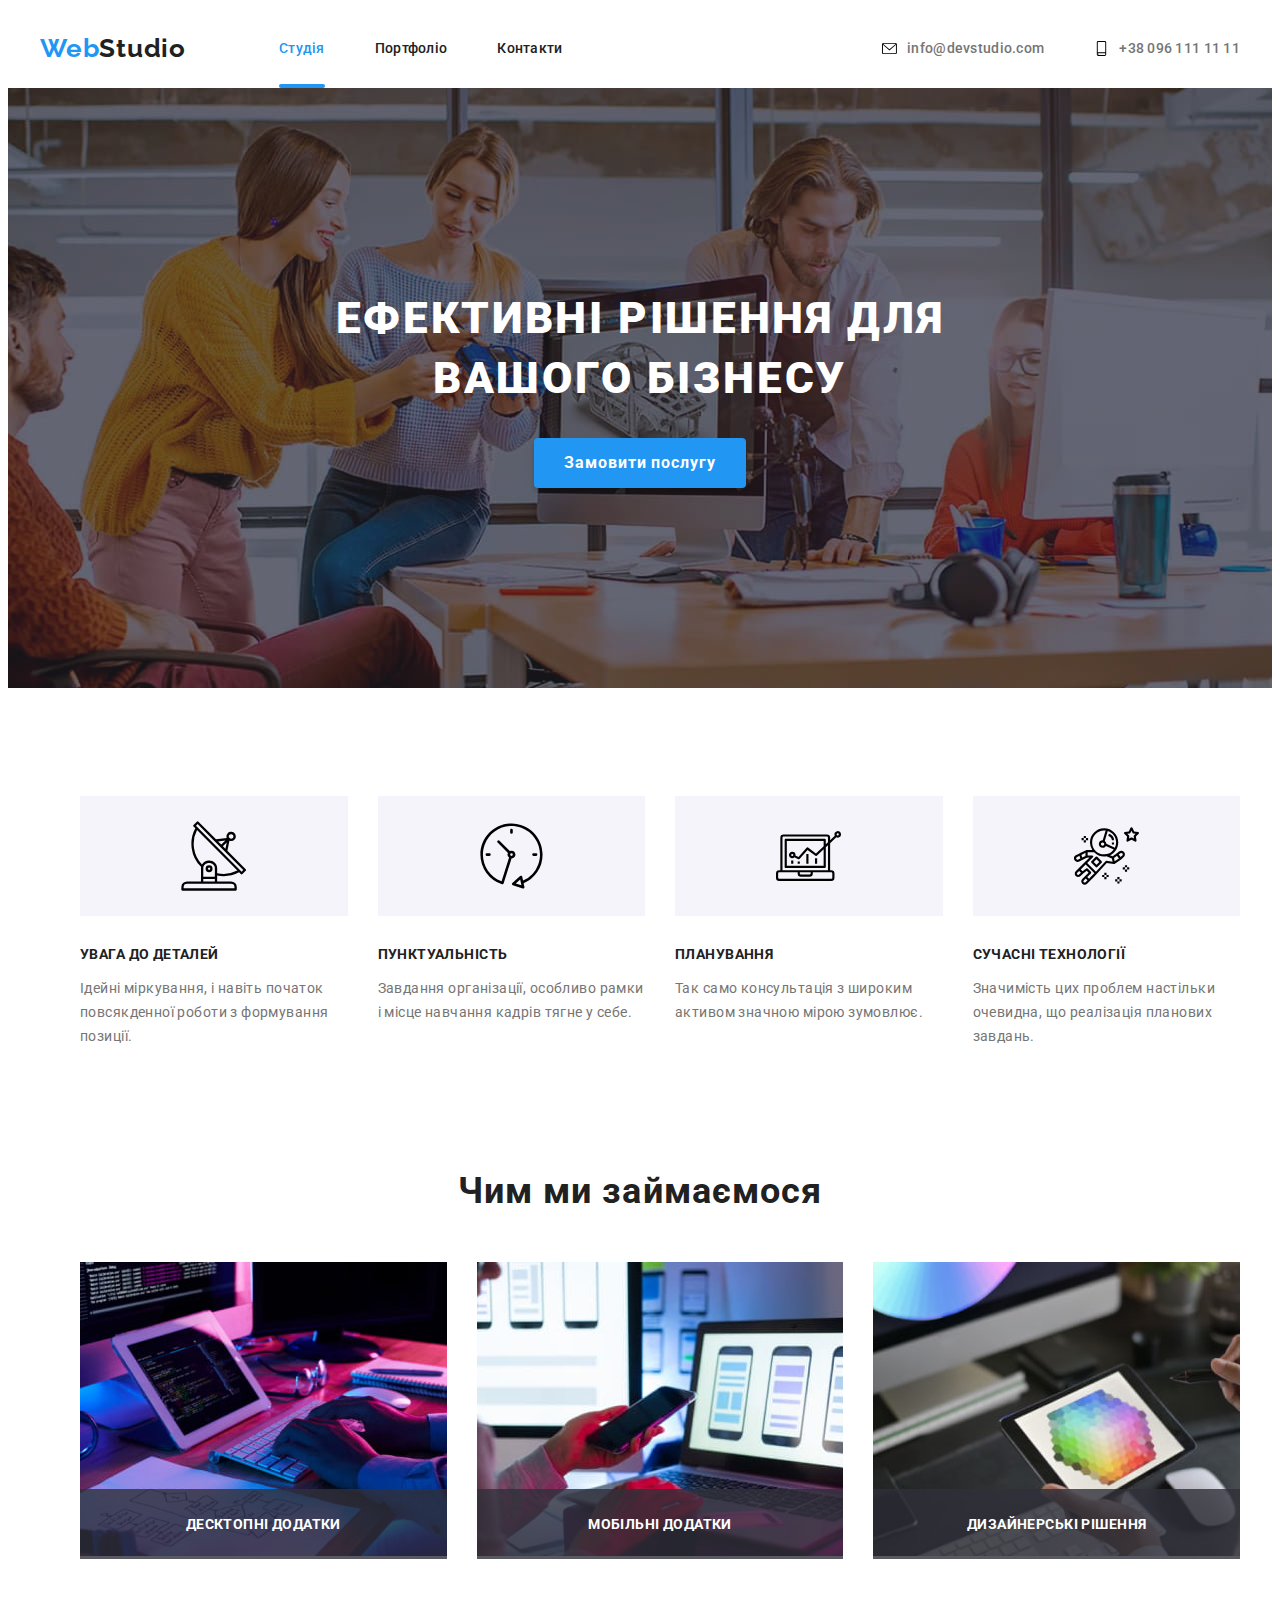
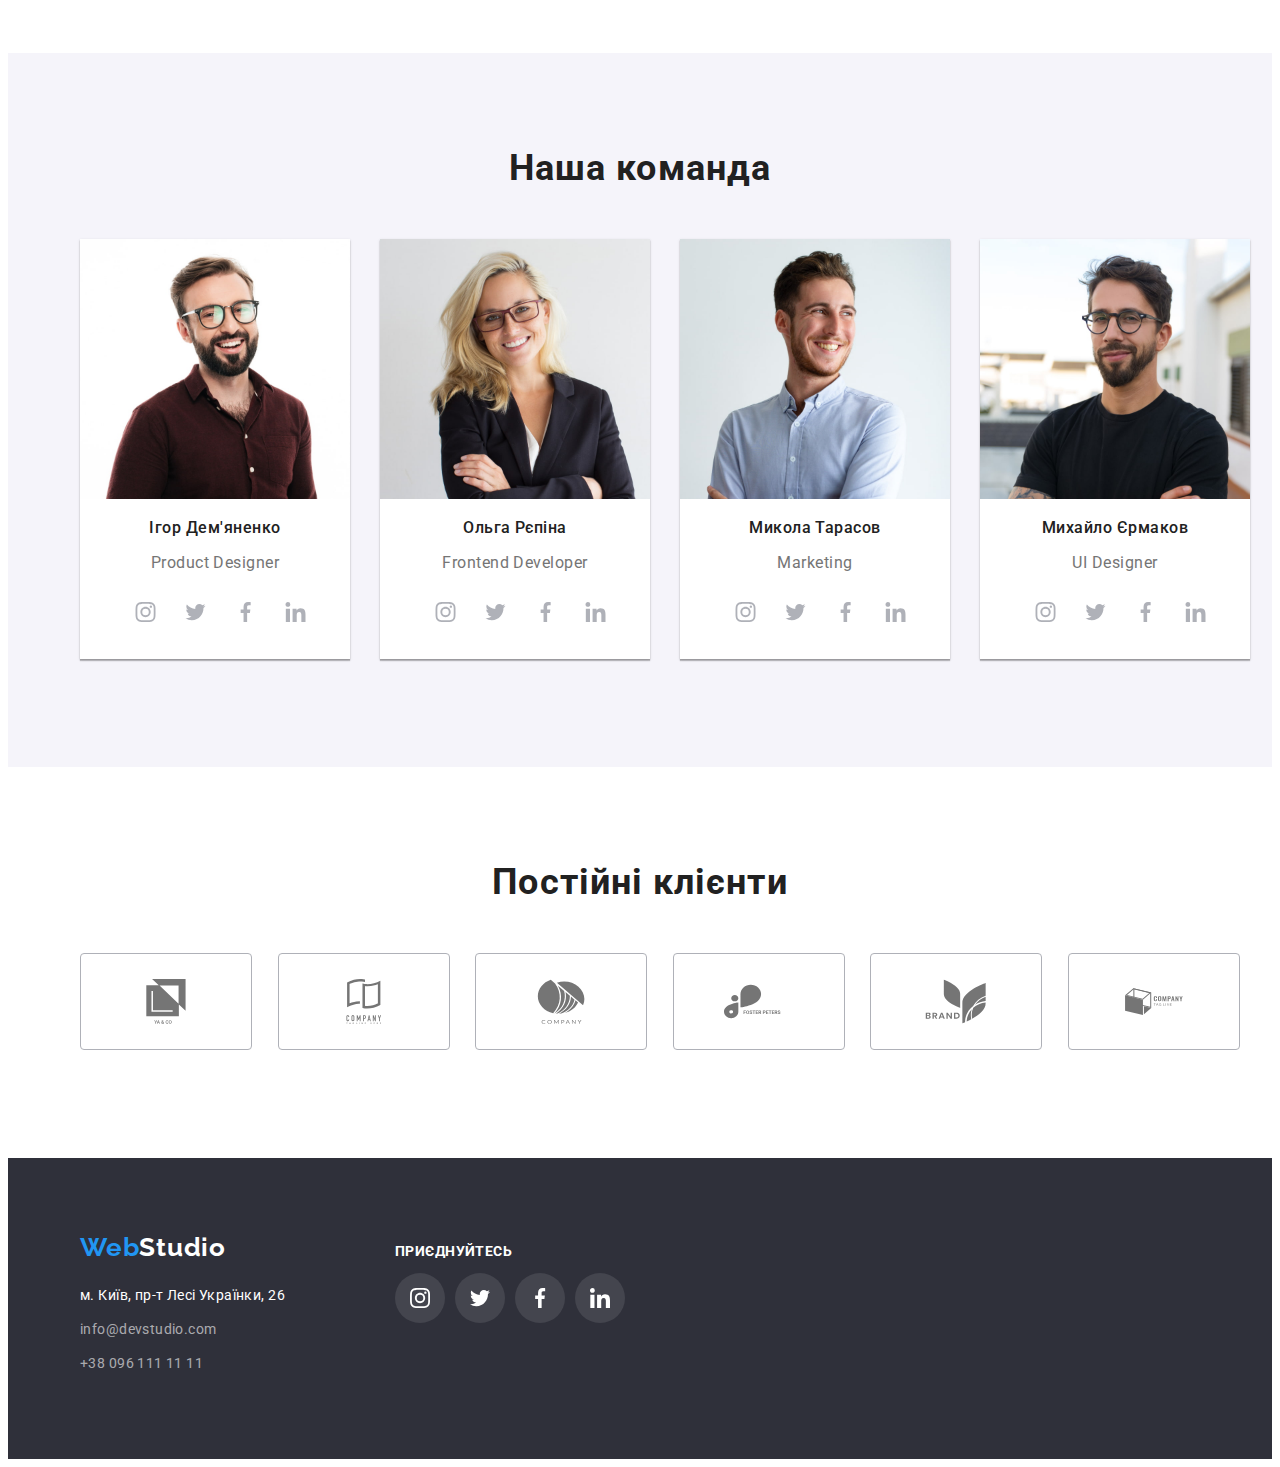
<file: index.html>
<!DOCTYPE html>
<html lang="uk">
<head>
    <meta charset="UTF-8">
    <meta http-equiv="X-UA-Compatible" content="IE=edge">
    <meta name="viewport" content="width=device-width, initial-scale=1.0">   
    <link rel="stylesheet" href="https://cdnjs.cloudflare.com/ajax/libs/modern-normalize/1.1.0/modern-normalize.min.css" integrity="sha512-wpPYUAdjBVSE4KJnH1VR1HeZfpl1ub8YT/NKx4PuQ5NmX2tKuGu6U/JRp5y+Y8XG2tV+wKQpNHVUX03MfMFn9Q==" crossorigin="anonymous" referrerpolicy="no-referrer" />    
    <link rel="stylesheet" href="./style/index.css">
    <link rel="preconnect" href="https://fonts.googleapis.com">
    <link rel="preconnect" href="https://fonts.gstatic.com" crossorigin>
    <link href="https://fonts.googleapis.com/css2?family=Raleway:wght@700&family=Roboto:wght@400;500;700;900&display=swap" rel="stylesheet">    
    <title>Studio</title>
</head>
<body>
    <header class="header">        
        <div class="container">
            <nav class="header-nav">
                <div class="nav-container">    
                <a lang="en" class="header-web" href="./index.html"><span class="header-web-1">Web</span>Studio</a>
                <ul class="header-nav-menu">                    
                    <li class="header-item"><a class="header-link current-page" href="./index.html">Студія</a></li>   
                    <li class="header-item"><a class="header-link" href="./portfolio.html" target="_blank">Портфоліо</a></li>  
                    <li class="header-item"><a class="header-link" href="">Контакти</a></li>
                </ul>
               </div>            
                <ul class="header-nav-contact">
                    <li class="header-item"><a class="header-contact-link" href="mailto:info@devstudio.com"><svg width="15" height="15" class="post-picture"><use href="./image/symbol-defs.svg#icon-post"></use></svg>info@devstudio.com</a></li> 
                    <li class="header-item"><a class="header-contact-link" href="tel:+380961111111"><svg width="15" height="15" class="post-picture"><use href="./image/symbol-defs.svg#icon-smartphone"></use></svg>+38 096 111 11 11</a></li>
                </ul>
           </nav>
        </div>  
    </header>
    <main>
        <section class="main-section-hero">            
                <h1 class="hero-title">eфективні рішення для вашого бізнесу</h1>
                <button type="button" class="main_btn" data-modal-open>Замовити послугу</button>                     
        </section>      
        <section class="main-section-benefits">
            <div class="container">
                <h2 class="visually-hidden">about galery</h2>
                <ul class="main-benefits">
                    <li class="main-item">
                        <a class="benefits-link"><svg width="65" height="70" class="antena"><use href="./image/symbol-defs.svg#icon-antena"></use></svg></a>
                       <h3 class="benefits-title">увага до деталей</h3> 
                        <p class="benefits-text">Ідейні міркування, і навіть початок повсякденної роботи з формування позиції.</p>                        
                    </li>
                    <li class="main-item">
                        <a class="benefits-link"><svg width="65" height="70" class="antena"><use href="./image/symbol-defs.svg#icon-clock"></use></svg></a>
                        <h3 class="benefits-title">пунктуальність</h3> 
                         <p class="benefits-text">Завдання організації, особливо рамки і місце навчання кадрів тягне у себе.</p>
                     </li>
                     <li class="main-item">
                        <a class="benefits-link"><svg width="65" height="70" class="antena"><use href="./image/symbol-defs.svg#icon-diagram"></use></svg></a>
                        <h3 class="benefits-title">планування</h3> 
                         <p class="benefits-text">Так само консультація з широким активом значною мірою зумовлює.</p>
                     </li>
                     <li class="main-item">
                        <a class="benefits-link"><svg width="65" height="70" class="antena"><use href="./image/symbol-defs.svg#icon-astronaut"></use></svg></a>
                        <h3 class="benefits-title">сучасні технології</h3> 
                         <p class="benefits-text">Значимість цих проблем настільки очевидна, що реалізація планових завдань.</p>
                     </li>
                </ul> 
            </div>
        </section>
        <section class="main-section-about">
            <div class="container">                
                <h2 class="main-about-title">Чим ми займаємося</h2>
                <ul class="main-about-img">
                   <li class="main-about-item item-title-one"><img width="370" src="./image/computer.jpg" alt="computer"></li>
                   <li class="main-about-item item-title-two"><img width="370" src="./image/telephon.jpg" alt="telephon"></li>
                   <li class="main-about-item item-title-three"><img width="370" src="./image/tablet.jpg" alt="tablet"></li>
                </ul>
            </div>
        </section>
        <section class="main-section-team">
            <div class="container">
                <h2 class="team-title">Наша команда</h2>
                <ul class="main-team">
                  <li class="space">
                      <div class="team-box">
                          <img width="270" src="./image/ihor.jpg" alt="Ihor">                          
                          <h3 class="team-name">Ігор Дем'яненко</h3>
                          <p lang="en" class="team-position">Product Designer</p>
                          <div class="icon-box">
                            <ul class="team-icon-item">
                                <li class="team-icon_item">
                                    <a class="team-icon-link" href="#instagram">
                                        <svg width="20" height="20" class="icon-picture">
                                            <use  href="./image/symbol-defs.svg#icon-instagram"></use>
                                        </svg>
                                    </a>
                                </li>
                                <li class="team-icon_item">
                                    <a class="team-icon-link" href="">
                                    <svg width="20" height="20" class="icon-picture">
                                        <use href="./image/symbol-defs.svg#icon-twitter"></use>
                                    </svg>
                                    </a>
                                </li>
                                <li class="team-icon_item">
                                    <a class="team-icon-link" href="">
                                        <svg width="20" height="20" class="icon-picture">
                                            <use href="./image/symbol-defs.svg#icon-facebook"></use>
                                        </svg>
                                    </a>
                                </li>
                                <li class="team-icon_item">
                                    <a class="team-icon-link" href="">
                                        <svg width="20" height="20" class="icon-picture">
                                            <use href="./image/symbol-defs.svg#icon-linkedin"></use>
                                        </svg>
                                    </a>
                                </li>
                              </ul>
                          </div>                                                                              
                      </div>                    
                  </li>
                  <li class="space">
                      <div class="team-box">
                          <img width="270" src="./image/olha.jpg" alt="Olha">
                          <h3 class="team-name">Ольга Рєпіна</h3>
                          <p lang="en" class="team-position">Frontend Developer</p>
                          <div class="icon-box">
                            <ul class="team-icon-item">
                                <li class="team-icon_item">
                                    <a class="team-icon-link" href="#instagram">
                                        <svg width="20" height="20" class="icon-picture">
                                            <use  href="./image/symbol-defs.svg#icon-instagram"></use>
                                        </svg>
                                    </a>
                                </li>
                                <li class="team-icon_item">
                                    <a class="team-icon-link" href="">
                                    <svg width="20" height="20" class="icon-picture">
                                        <use href="./image/symbol-defs.svg#icon-twitter"></use>
                                    </svg>
                                    </a>
                                </li>
                                <li class="team-icon_item">
                                    <a class="team-icon-link" href="">
                                        <svg width="20" height="20" class="icon-picture">
                                            <use href="./image/symbol-defs.svg#icon-facebook"></use>
                                        </svg>
                                    </a>
                                </li>
                                <li class="team-icon_item">
                                    <a class="team-icon-link" href="">
                                        <svg width="20" height="20" class="icon-picture">
                                            <use href="./image/symbol-defs.svg#icon-linkedin"></use>
                                        </svg>
                                    </a>
                                </li>
                              </ul>
                          </div> 
                      </div>                    
                  </li>
                  <li class="space">
                      <div class="team-box">
                          <img width="270" src="./image/mykola.jpg" alt="Mykola">
                          <h3 class="team-name">Микола Тарасов</h3>
                          <p lang="en" class="team-position">Marketing</p>
                          <div class="icon-box">
                            <ul class="team-icon-item">
                                <li class="team-icon_item">
                                    <a class="team-icon-link" href="#instagram">
                                        <svg width="20" height="20" class="icon-picture">
                                            <use  href="./image/symbol-defs.svg#icon-instagram"></use>
                                        </svg>
                                    </a>
                                </li>
                                <li class="team-icon_item">
                                    <a class="team-icon-link" href="">
                                    <svg width="20" height="20" class="icon-picture">
                                        <use href="./image/symbol-defs.svg#icon-twitter"></use>
                                    </svg>
                                    </a>
                                </li>
                                <li class="team-icon_item">
                                    <a class="team-icon-link" href="">
                                        <svg width="20" height="20" class="icon-picture">
                                            <use href="./image/symbol-defs.svg#icon-facebook"></use>
                                        </svg>
                                    </a>
                                </li>
                                <li class="team-icon_item">
                                    <a class="team-icon-link" href="">
                                        <svg width="20" height="20" class="icon-picture">
                                            <use href="./image/symbol-defs.svg#icon-linkedin"></use>
                                        </svg>
                                    </a>
                                </li>
                              </ul>
                          </div> 
                      </div>                    
                  </li>
                  <li class="space">
                      <div class="team-box">
                          <img width="270" src="./image/myhalo.jpg" alt="Myhalo">
                          <h3 class="team-name">Михайло Єрмаков</h3>
                          <p lang="en" class="team-position">UI Designer</p>
                          <div class="icon-box">
                            <ul class="team-icon-item">
                                <li class="team-icon_item">
                                    <a class="team-icon-link" href="#instagram">
                                        <svg width="20" height="20" class="icon-picture">
                                            <use  href="./image/symbol-defs.svg#icon-instagram"></use>
                                        </svg>
                                    </a>
                                </li>
                                <li class="team-icon_item">
                                    <a class="team-icon-link" href="">
                                    <svg width="20" height="20" class="icon-picture">
                                        <use href="./image/symbol-defs.svg#icon-twitter"></use>
                                    </svg>
                                    </a>
                                </li>
                                <li class="team-icon_item">
                                    <a class="team-icon-link" href="">
                                        <svg width="20" height="20" class="icon-picture">
                                            <use href="./image/symbol-defs.svg#icon-facebook"></use>
                                        </svg>
                                    </a>
                                </li>
                                <li class="team-icon_item">
                                    <a class="team-icon-link" href="">
                                        <svg width="20" height="20" class="icon-picture">
                                            <use href="./image/symbol-defs.svg#icon-linkedin"></use>
                                        </svg>
                                    </a>
                                </li>
                              </ul>
                          </div> 
                      </div>                    
                  </li>
                </ul>                
            </div>              
        </section>
        <section class="section-main-clients">
            <div class="container">
                <h2 class="clients-title">Постійні клієнти</h2>
                <ul class="clients-icon-box">
                    <li class="clients-item"><a class="clients-icon-link" href=""><svg width="70" height="45" class="clients-icon-picture"><use href="./image/symbol-defs.svg#icon-ya-and-co"></use></svg></a></li>
                    <li class="clients-item"><a class="clients-icon-link" href=""><svg width="70" height="45" class="clients-icon-picture"><use href="./image/symbol-defs.svg#icon-company-window"></use></svg></a></li>
                    <li class="clients-item"><a class="clients-icon-link" href=""><svg width="70" height="45" class="clients-icon-picture"><use href="./image/symbol-defs.svg#icon-company-list"></use></svg></a></li>
                    <li class="clients-item"><a class="clients-icon-link" href=""><svg width="70" height="45" class="clients-icon-picture"><use href="./image/symbol-defs.svg#icon-foster-peters"></use></svg></a></li>
                    <li class="clients-item"><a class="clients-icon-link" href=""><svg width="70" height="45" class="clients-icon-picture"><use href="./image/symbol-defs.svg#icon-brand"></use></svg></a></li>
                    <li class="clients-item"><a class="clients-icon-link" href=""><svg width="70" height="45" class="clients-icon-picture"><use href="./image/symbol-defs.svg#icon-company"></use></svg></a></li>
                </ul>
            </div>
        </section>
    </main>
    <footer class="footer">
        <div class="container">                 
                <address class="footer-address">
                    <ul class="footer-contact">
                        <li class="footer-item-web"><a lang="en" class="footer-web" href="./index.html">Web<span class="footer-studio">Studio</span></a></li>
                        <li class="footer-item"><a class="footer-map" href="https://goo.gl/maps/jwEgqPU8U9fwKJXE7" target="_blank" >м. Київ, пр-т Лесі Українки, 26</a></li>
                        <li class="footer-item"><a class="footer-link" href="mailto:info@devstudio.com">info@devstudio.com</a></li>
                        <li class="footer-item"><a class="footer-link" href="tel:+380961111111">+38 096 111 11 11</a></li>
                    </ul>
                    <div class="footer-icon">
                        <h2 class="footer-title">приєднуйтесь</h2>
                        <ul class="footer-icon-box">
                            <li class="footer-icon-item"><a class="footer-icon-link" href="#instagram"><svg width="20" height="20" class="footer-icon-picture"><use href="./image/symbol-defs.svg#icon-instagram"></use></svg></a></li>
                            <li class="footer-icon-item"><a class="footer-icon-link" href="#twitter"><svg width="20" height="20" class="footer-icon-picture"><use href="./image/symbol-defs.svg#icon-twitter"></use></svg></a></li>
                            <li class="footer-icon-item"><a class="footer-icon-link" href="#facebook"><svg width="20" height="20" class="footer-icon-picture"><use href="./image/symbol-defs.svg#icon-facebook"></use></svg></a></li>
                            <li class="footer-icon-item"><a class="footer-icon-link" href="#linkedin"><svg width="20" height="20" class="footer-icon-picture"><use href="./image/symbol-defs.svg#icon-linkedin"></use></svg></a></li>
                        </ul>
                    </div>                    
                </address>           
        </div>        
    </footer>
    <div class="backdrop is-hidden" data-modal>
        <div class="modal">                        
            <button type="button" class="button-close" data-modal-close><svg width="30" height="30" class="modal-close"><use href="./image/symbol-defs.svg#icon-close-1"></use></svg></button>
        </div>
    </div>
    <script src="./js/modal.js"></script>
</body>
</html>
</file>
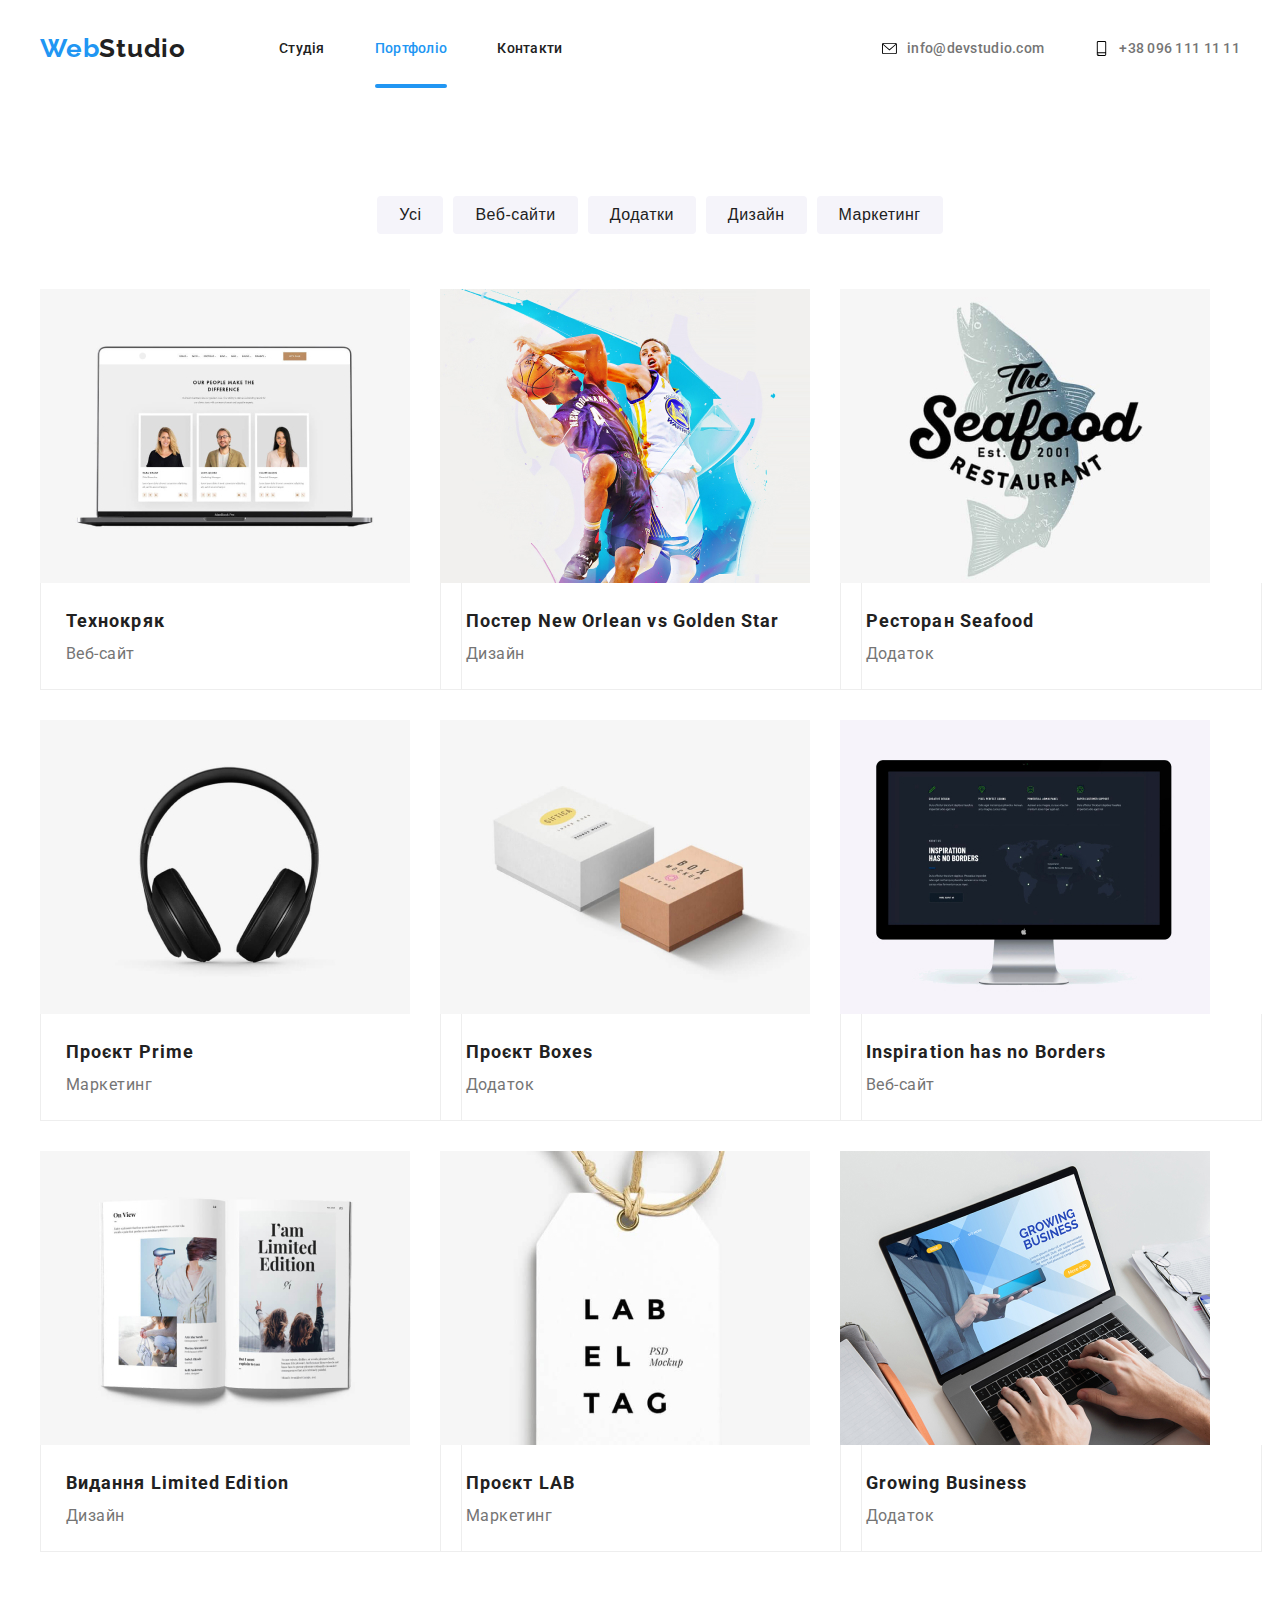
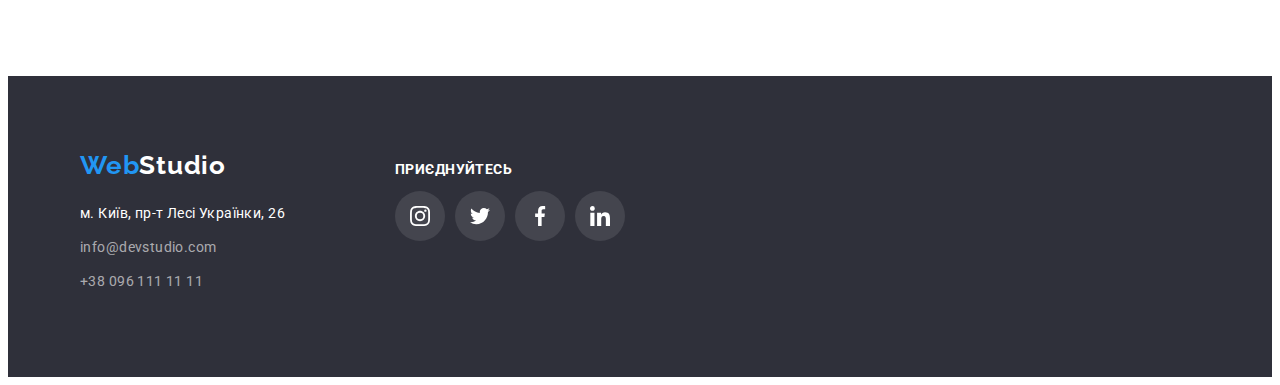
<file: portfolio.html>
<!DOCTYPE html>
<html lang="uk">
<head>
    <meta charset="UTF-8">
    <meta http-equiv="X-UA-Compatible" content="IE=edge">
    <meta name="viewport" content="width=device-width, initial-scale=1.0">
    <link rel="stylesheet" href="https://cdnjs.cloudflare.com/ajax/libs/modern-normalize/1.1.0/modern-normalize.min.css" integrity="sha512-wpPYUAdjBVSE4KJnH1VR1HeZfpl1ub8YT/NKx4PuQ5NmX2tKuGu6U/JRp5y+Y8XG2tV+wKQpNHVUX03MfMFn9Q==" crossorigin="anonymous" referrerpolicy="no-referrer" />
    <link rel="stylesheet" href="./style/index.css">
    <link rel="preconnect" href="https://fonts.googleapis.com">
    <link rel="preconnect" href="https://fonts.gstatic.com" crossorigin>
    <link href="https://fonts.googleapis.com/css2?family=Raleway:wght@700&family=Roboto:wght@400;500;700;900&display=swap" rel="stylesheet">
    <title>Portfolio</title>
</head>
<body>
    <header class="header">        
        <div class="container">
            <nav class="header-nav">
                <div class="nav-container">    
                <a lang="en" class="header-web" href="./index.html"><span class="header-web-1">Web</span>Studio</a>
                <ul class="header-nav-menu">                    
                    <li class="header-item"><a class="header-link" href="./index.html">Студія</a></li>   
                    <li class="header-item"><a class="header-link current-page" href="./portfolio.html" target="_blank">Портфоліо</a></li>  
                    <li class="header-item"><a class="header-link" href="">Контакти</a></li>
                </ul>
               </div>            
                <ul class="header-nav-contact">
                    <li class="header-item"><a class="header-contact-link" href="mailto:info@devstudio.com"><svg width="15" height="15" class="post-picture"><use href="./image/symbol-defs.svg#icon-post"></use></svg>info@devstudio.com</a></li> 
                    <li class="header-item"><a class="header-contact-link" href="tel:+380961111111"><svg width="15" height="15" class="post-picture"><use href="./image/symbol-defs.svg#icon-smartphone"></use></svg>+38 096 111 11 11</a></li>
                </ul>
           </nav>
        </div>  
    </header>
    <main class="portfolio-main">
        <section class="portfolio-section-links section">
            <div class="portfolio-container">
                <h1 class="visually-hidden">galery</h1>
                <ul class="portfolio-links">
                    <li class="portfolio-links-item"><button type="button" class="portfolio-btn">Усі</button></li>
                    <li class="portfolio-links-item"><button type="button" class="portfolio-btn">Веб-сайти</button></li>
                    <li class="portfolio-links-item"><button type="button" class="portfolio-btn">Додатки</button></li>
                    <li class="portfolio-links-item"><button type="button" class="portfolio-btn">Дизайн</button></li>
                    <li class="portfolio-links-item"><button type="button" class="portfolio-btn">Маркетинг</button></li>
                </ul>                            
                <ul class="portfolio-photo-group">
                        <li class="portfolio-photo-link-item">                                                       
                            <a class="portfolio-box">
                                <div class="portfolio-wrap">
                                    <a class="window-link-text">Ресурс пропонує комплексні пропозиції з 
                                        різним рівнем функціоналу та сервісів. 
                                        Все це дозволить відвідувачу отримати 
                                        вичерпні відомості про компанію чи приватну особу.
                                    </a> 
                                    <img class="portfolio-img" src="./image/imgportfolio-comp.jpg" alt="comp">
                                </div>
                              <div class="portfolio-box-content">
                              <h2 class="portfolio-photo-title">Технокряк</h2>
                              <p class="portfolio-photo-item">Веб-сайт</p>
                            </div>
                           </a>
                       </li>
                        <li class="portfolio-photo-link-item">
                            <a class="portfolio-box">
                                <div class="portfolio-wrap">
                                    <a class="window-link-text">Ресурс пропонує комплексні пропозиції з 
                                        різним рівнем функціоналу та сервісів. 
                                        Все це дозволить відвідувачу отримати 
                                        вичерпні відомості про компанію чи приватну особу.
                                    </a>
                                <img class="portfolio-img" src="./image/imgportfolio-basket.jpg" alt="basket">
                                </div>
                              <div class="portfolio-box-content">
                                <h2 class="portfolio-photo-title">Постер New Orlean vs Golden Star</h2>
                                <p class="portfolio-photo-item">Дизайн</p> 
                            </div>
                            </a>
                        </li>
                        <li class="portfolio-photo-link-item">
                            <a class="portfolio-box">
                                <div class="portfolio-wrap">
                                    <a class="window-link-text">Ресурс пропонує комплексні пропозиції з 
                                        різним рівнем функціоналу та сервісів. 
                                        Все це дозволить відвідувачу отримати 
                                        вичерпні відомості про компанію чи приватну особу.
                                    </a>
                                    <img class="portfolio-img" src="./image/imgporfolio-seafood.jpg" alt="seafood">
                                </div>                              
                              <div class="portfolio-box-content">
                              <h2 class="portfolio-photo-title">Ресторан Seafood</h2>
                              <p class="portfolio-photo-item">Додаток</p>
                            </div>
                            </a>
                        </li>
                </ul>               
                <ul class="portfolio-photo-group">
                        <li class="portfolio-photo-link-item">
                            <a class="portfolio-box">
                                <div class="portfolio-wrap">
                                    <a class="window-link-text">Ресурс пропонує комплексні пропозиції з 
                                        різним рівнем функціоналу та сервісів. 
                                        Все це дозволить відвідувачу отримати 
                                        вичерпні відомості про компанію чи приватну особу.
                                    </a>
                              <img class="portfolio-img" src="./image/imgportfolio-listen.jpg" alt="listen">
                                </div>  
                              <div class="portfolio-box-content">
                              <h2 class="portfolio-photo-title">Проєкт Prime</h2>
                              <p class="portfolio-photo-item">Маркетинг</p>
                            </div>
                           </a>
                       </li>
                        <li class="portfolio-photo-link-item">
                            <a class="portfolio-box">
                                <div class="portfolio-wrap">
                                    <a class="window-link-text">Ресурс пропонує комплексні пропозиції з 
                                        різним рівнем функціоналу та сервісів. 
                                        Все це дозволить відвідувачу отримати 
                                        вичерпні відомості про компанію чи приватну особу.
                                    </a>
                              <img class="portfolio-img" src="./image/imgportfolio-boxs.jpg" alt="boxs">
                                </div> 
                              <div class="portfolio-box-content">
                              <h2 class="portfolio-photo-title">Проєкт Boxes</h2>
                              <p class="portfolio-photo-item">Додаток</p>
                            </div>
                            </a>
                        </li>
                        <li class="portfolio-photo-link-item">
                            <a class="portfolio-box">
                                <div class="portfolio-wrap">
                                    <a class="window-link-text">Ресурс пропонує комплексні пропозиції з 
                                        різним рівнем функціоналу та сервісів. 
                                        Все це дозволить відвідувачу отримати 
                                        вичерпні відомості про компанію чи приватну особу.
                                    </a>
                              <img class="portfolio-img" src="./image/imgportfolio-monitor.jpg" alt="monitor">
                                </div> 
                              <div class="portfolio-box-content">
                                <h2 lang="en" class="portfolio-photo-title">Inspiration has no Borders</h2>
                                <p class="portfolio-photo-item">Веб-сайт</p>
                              </div>
                            </a>
                        </li>
                </ul>                
                <ul class="portfolio-photo-group">
                        <li class="portfolio-photo-link-item">
                            <a class="portfolio-box">
                                <div class="portfolio-wrap">
                                    <a class="window-link-text">Ресурс пропонує комплексні пропозиції з 
                                        різним рівнем функціоналу та сервісів. 
                                        Все це дозволить відвідувачу отримати 
                                        вичерпні відомості про компанію чи приватну особу.
                                    </a>
                              <img class="portfolio-img" src="./image/imgportfolio-journal.jpg" alt="journal">
                                </div> 
                              <div class="portfolio-box-content">
                              <h2 lang="en" class="portfolio-photo-title">Видання Limited Edition</h2>
                              <p class="portfolio-photo-item">Дизайн</p>
                            </div>
                           </a>
                       </li>
                        <li class="portfolio-photo-link-item">
                            <a class="portfolio-box">
                                <div class="portfolio-wrap">
                                    <a class="window-link-text">Ресурс пропонує комплексні пропозиції з 
                                        різним рівнем функціоналу та сервісів. 
                                        Все це дозволить відвідувачу отримати 
                                        вичерпні відомості про компанію чи приватну особу.
                                    </a>
                              <img class="portfolio-img" src="./image/imgportfolio-mark.jpg" alt="mark">
                                </div> 
                              <div class="portfolio-box-content">
                              <h2 class="portfolio-photo-title">Проєкт LAB</h2>
                              <p class="portfolio-photo-item">Маркетинг</p>
                            </div>
                            </a>
                        </li>
                        <li class="portfolio-photo-link-item">
                            <a class="portfolio-box">
                                <div class="portfolio-wrap">
                                    <a class="window-link-text">Ресурс пропонує комплексні пропозиції з 
                                        різним рівнем функціоналу та сервісів. 
                                        Все це дозволить відвідувачу отримати 
                                        вичерпні відомості про компанію чи приватну особу.
                                    </a>
                                <img class="portfolio-img" src="./image/imgportfolio-nout.jpg" alt="nout">
                                </div> 
                            <div class="portfolio-box-content">
                                <h2 lang="en" class="portfolio-photo-title">Growing Business</h2>
                                <p class="portfolio-photo-item">Додаток</p>
                            </div>                              
                         </a>
                    </li>
                </ul>           
          </div>
        </section>            
    </main>
    <footer class="footer">
        <div class="container">                 
                <address class="footer-address">
                    <ul class="footer-contact">
                        <li class="footer-item-web"><a lang="en" class="footer-web" href="./index.html">Web<span class="footer-studio">Studio</span></a></li>
                        <li class="footer-item"><a class="footer-map" href="https://goo.gl/maps/jwEgqPU8U9fwKJXE7" target="_blank" >м. Київ, пр-т Лесі Українки, 26</a></li>
                        <li class="footer-item"><a class="footer-link" href="mailto:info@devstudio.com">info@devstudio.com</a></li>
                        <li class="footer-item"><a class="footer-link" href="tel:+380961111111">+38 096 111 11 11</a></li>
                    </ul>
                    <div class="footer-icon">
                        <h2 class="footer-title">приєднуйтесь</h2>
                        <ul class="footer-icon-box">
                            <li class="footer-icon-item"><a class="footer-icon-link" href="#instagram"><svg width="20" height="20" class="footer-icon-picture"><use href="./image/symbol-defs.svg#icon-instagram"></use></svg></a></li>
                            <li class="footer-icon-item"><a class="footer-icon-link" href="#twitter"><svg width="20" height="20" class="footer-icon-picture"><use href="./image/symbol-defs.svg#icon-twitter"></use></svg></a></li>
                            <li class="footer-icon-item"><a class="footer-icon-link" href="#facebook"><svg width="20" height="20" class="footer-icon-picture"><use href="./image/symbol-defs.svg#icon-facebook"></use></svg></a></li>
                            <li class="footer-icon-item"><a class="footer-icon-link" href="#linkedin"><svg width="20" height="20" class="footer-icon-picture"><use href="./image/symbol-defs.svg#icon-linkedin"></use></svg></a></li>
                        </ul>
                    </div>                    
                </address>           
        </div>        
    </footer>    
</body>
</html>
</file>
<file: style/index.css>
body{   
background-color: #FFFFFF;
font-family: 'Roboto', sans-serif;
font-size: 14px;
color: #212121;
}

section{
    padding: 94px 0;
}

:root{
    --link-color: #2196F3;
    --white-color: #FFFFFF;
    --gray-color: #F5F4FA;
    --black-color: #212121;
    --googray-color: #757575;
}

/*----------------------------header---------------------------- */

.container{
    width: 1200px;
    padding-left: 15px;
    padding-right: 15px;
    margin: 0 auto;    
    }

    .header-nav{
        display: flex; 
        align-items: center;   
        justify-content: space-between;
    }

    .header-nav-menu{
        list-style: none;  
        display: flex;
        gap: 50px;  
        margin: 0;   
        padding: 0; 
    }

    .header-nav-contact{
        list-style: none;
        margin-left: auto;
        display: flex;
        gap: 50px;        
    }   

        
    .post-picture{
        margin-right: 10px; 
        transition: color 250ms cubic-bezier(0.4, 0, 0.2, 1);
    }

    .header-link{
        text-decoration: none;
        color: var(--black-color);
        font-style: normal;
        font-weight: 500;
        font-size: 14px;
        line-height: calc(16 / 14);
        letter-spacing: 0.02em; 
        transition: color 250ms cubic-bezier(0.4, 0, 0.2, 1);
        position: relative;
        padding: 32px 0;
        display: flex;
        align-items: center;        
    }
 
    .header-link:hover,
    .header-link:focus{
        color: var(--link-color);        
    }    

    .current-page{
        color: #2196F3; 
    }

    .current-page::after{
        content: "";
        width: 100%;
        height: 4px;
        background-color: #2196F3;
        border-radius: 2px;
        position: absolute;
        bottom: 0;
        left: 0;
    }    

    .head-line{
        width: 48px;
    }
         
    .header-contact-link{
        display: flex;
        align-items: center;
        text-decoration: none;
        color: var(--googray-color);
        font-style: normal;
        font-weight: 500;
        font-size: 14px;
        line-height: calc(16 / 14);
        letter-spacing: 0.02em;  
        transition: color 250ms cubic-bezier(0.4, 0, 0.2, 1);                
    }   

    .header-contact-link:hover {
    color: var(--link-color);
    fill: var(--link-color);
    }

    .nav-container{
        display: flex;
        align-items: center;
        gap: 93px;
    }

    .header-web{
        text-decoration: none;
        color: var(--black-color);
        font-family: 'Raleway';
        font-style: normal;
        font-weight: 700;
        font-size: 26px;
        line-height: calc(31 / 26);
        letter-spacing: 0.03em;    
     }

    .header-web-1{
        color: var(--link-color);
    }

/*------------------ main-------------------------- */


/* ----hero----- */

.main-section-hero{   
    background-image: linear-gradient( rgba(47, 48, 58, 0.4), rgba(47, 48, 58, 0.4)), url(../image/imgbackground.jpg);            
    background-repeat: no-repeat;
    background-position: center;
    background-size: auto;
    padding: 200px 0;    
    max-width: 1600px;
    margin-right: auto;
    margin-left: auto;    
}

.hero-title{
font-style: normal;
font-weight: 900;
font-size: 44px;
line-height: calc(60 / 44);
text-align: center;
letter-spacing: 0.06em;
text-transform: uppercase;
max-width: 695px;
color: var(--white-color);
margin: 0 auto;
margin-bottom: 30px;
}


.main_btn{
background-color: var(--link-color);
box-shadow: 0px 4px 4px rgba(0, 0, 0, 0.15);
border-radius: 4px;
border: none;
padding: 10px 30px;
font-family: inherit;
font-style: normal;
font-weight: 700;
font-size: 16px;
line-height: calc(30 / 16);
letter-spacing: 0.06em;
color: var(--white-color);
display: block;
margin: 0 auto;
cursor: pointer;
}

.backdrop{
    position: fixed;
    top: 0;    
    width: 100%;
    height: 100%;
    background-color: rgba(0, 0, 0, 0.2);
    transition: opacity 250ms linear, visibility 250ms linear;
}

.is-hidden{
    visibility: hidden;
    opacity: 0;
    pointer-events: none; 
}

.backdrop.is-hidden .modal{
    transform: translate(-50%, -50%) scaleY(0) rotate(-180deg);
}

.modal{
    position: absolute;
    top: 50%;
    left: 50%;
    transform: translate(-50%, -50%);
    transition: transform 250ms linear;
    min-height: 580px;
    width: 530px;
    padding: 15px;
    background-color: #FFFFFF; 
    border-radius: 5px;   
    box-shadow: 0px 1px 3px rgba(0, 0, 0, 0.12), 0px 1px 1px rgba(0, 0, 0, 0.14), 0px 2px 1px rgba(0, 0, 0, 0.2);
}

.button-close{
    position: absolute;
    top: 10px;
    right: 10px;
    background-color: #FFFFFF;
    border: none;    
    cursor: pointer;        
}

/*-------------- benefits-------------------*/

.main-benefits{
    list-style: none;
    display: flex;
    gap: 30px;
}

.benefits-title{
    font-style: normal;
    font-weight: 700;
    font-size: 14px;
    line-height: calc(16 / 14);
    letter-spacing: 0.03em;
    text-transform: uppercase;    
    color: var(--black-color);    
}

.benefits-text{
    font-style: normal;
    font-weight: 400;
    font-size: 14px;
    line-height: calc(24 / 14);
    letter-spacing: 0.03em;
    color: var(--googray-color);
    max-width: 270px;
}

.main-section-benefits{
    padding-bottom: 0;
}

.benefits-link{
    display: flex;
    background-color: var(--gray-color);
    justify-content: center;
    align-items: center;
    padding: 25px 100px;
    margin-bottom: 30px;
}


/*------------------about-------------------------*/


.main-about-title{
font-size: 36px;
line-height: calc(42 / 36);
text-align: center;
letter-spacing: 0.03em;
color: var(--black-color);
margin: 0 auto;
padding-bottom: 50px;
}

.main-about-img{
    margin: 0 auto;
    list-style: none;
    display: flex;  
    gap: 30px;     
}

.main-about-item{
    position: relative;
    cursor: pointer;
    overflow: hidden;
    font-weight: 700;
    font-size: 14px;
    line-height: calc(16 / 14);
    letter-spacing: 0.03em;
    text-transform: uppercase;
    color: #FFFFFF;
}

.item-title-one::before{
    content: "Десктопні додатки";
    position: absolute;
    bottom: 0;
    left: 0;
    display: flex;
    justify-content: center;
    align-items: center;
    height: 70px;
    width: 100%;    
    background-color: rgba(47, 48, 58, 0.8);    
}

.item-title-two::before{
    content: "Мобільні додатки";
    position: absolute;
    bottom: 0;
    left: 0;
    display: flex;
    justify-content: center;
    align-items: center;
    height: 70px;
    width: 100%;
    background-color: rgba(47, 48, 58, 0.8);    
}

.item-title-three::before{
    content: "Дизайнерські рішення";
    position: absolute;
    bottom: 0;
    left: 0;
    display: flex;
    justify-content: center;
    align-items: center;
    height: 70px;
    width: 100%;
    background-color: rgba(47, 48, 58, 0.8);    
}


/*---------------------- team -----------------------*/


.main-section-team{
    background-color: var(--gray-color);    
}

.team-title{
font-size: 36px;
line-height: calc(42 / 36);
text-align: center;
letter-spacing: 0.03em;
color: var(--black-color);
margin: 0 auto;
}

.main-team{
    list-style: none;
    display: flex;
    gap: 30px;
    margin-top: 50px;
}

.team-box{
    background-color: var(--white-color);
    width: 270px;
    height: 420px;
    text-align: center;
    justify-content: center; 
    box-shadow: 0px 1px 3px rgba(0, 0, 0, 0.12), 0px 1px 1px rgba(0, 0, 0, 0.14), 0px 2px 1px rgba(0, 0, 0, 0.2);   
}

.team-name{
    font-style: normal;
    font-weight: 500;
    font-size: 16px;
    line-height: calc(19 / 16);
    letter-spacing: 0.03em;
    color: var(--black-color);
}

.team-position{
    font-style: normal;
    font-weight: 400;
    font-size: 16px;
    line-height: calc(19 / 16);
    letter-spacing: 0.03em;
    color: var(--googray-color);
    margin: 0 auto;    
}

.icon-box{
    width: 230px;
    height: 45px;
    margin-top: 15px;    
}

.team-icon-item{
list-style: none;
display: flex;
}

.team-icon_item{    
    margin: 0 auto;    
}

.team-icon-link{
    width: 50px;
    height: 50px;
    border-radius: 50%;
    display: flex;
    justify-content: center;
    align-items: center; 
    transition: color 250ms cubic-bezier(0.4, 0, 0.2, 1);   
}

.team-icon-link:hover,
.team-icon-link:focus{
    background-color: var(--link-color);
}

.icon-picture{
    fill: #afb1b8;
    align-items: baseline;   
    width: 50%;
    transition: fill 250ms cubic-bezier(0.4, 0, 0.2, 1);   
}

.team-icon-link:hover .icon-picture,
.team-icon-link:focus .icon-picture{
    fill: var(--white-color);        
}


/*--------------------- clients ----------------------*/

.clients-title{
font-weight: 700;
font-size: 36px;
line-height: calc(42 / 36);
text-align: center;
letter-spacing: 0.03em;
color: var(--black-color);
margin: 0 auto;
}

.clients-icon-box{
    list-style: none;
    display: flex;    
    margin-top: 50px;   
    gap: 25px; 
}

.clients-item{
margin: 0 auto;
}

.clients-icon-link{
    display: flex;    
    justify-content: center;
    align-items: center;
    border: 1px solid rgba(175, 177, 184, 1);
    border-radius: 4px;
    padding: 25px 50px;
    color: var(--googray-color);
    transition: border 250ms cubic-bezier(0.4, 0, 0.2, 1);
}

.clients-icon-picture{        
    fill: currentColor;
}

.clients-icon-link:hover {
    border-color: var(--link-color);
    color: var(--link-color);    
}


/*---------------------- footer ---------------- */

.footer{
    background-color: #2F303A;
    padding-top: 60px;
    padding-bottom: 60px;
}

.footer-contact{
    list-style: none;
}

.footer-map{
    font-style: normal;
    font-weight: 400;
    font-size: 14px;
    line-height: calc(24 / 14);
    letter-spacing: 0.03em;
    color: var(--white-color);
    text-decoration: none;        
}

.footer-link{
    font-style: normal;
    font-weight: 400;
    font-size: 14px;
    line-height: calc(24 / 14);
    letter-spacing: 0.03em;
    color: rgba(255, 255, 255, 0.6);
    text-decoration: none;    
}

.footer-web{
    font-family: 'Raleway';
    font-style: normal;
    font-weight: 700;
    font-size: 26px;
    line-height: calc(31 / 26);
    letter-spacing: 0.03em;
    color: var(--link-color);
    text-decoration: none;    
}

.footer-studio{
    color: var(--white-color);
}

.footer-item-web{
margin-bottom: 20px;
}

.footer-item{
margin-bottom: 10px;
}

.footer-address{
    display: flex;
}

.footer-title{
font-style: normal;
font-weight: 700;
font-size: 14px;
line-height: calc(16 / 14);
letter-spacing: 0.03em;
text-transform: uppercase;
color: var(--white-color);
padding-left: 40px;
}

.footer-icon-box{
    list-style: none;
    display: flex;
    gap: 10px;
}


.footer-icon-link{
display: flex;
justify-content: center;
align-items: center;
border-radius: 50%;
background-color: rgba(255, 255, 255, 0.1);
width: 50px;
height: 50px;
transition: background-color 250ms cubic-bezier(0.4, 0, 0.2, 1);
}

.footer-icon-picture{
fill: var(--white-color);
}

.footer-icon-link:hover,
.footer-icon-link:focus{
background-color: var(--link-color);
}

.footer-address{
    align-items: baseline;
}

.footer-icon{    
    padding-left: 70px;
}


/* ---------------------------------------------------PORTFOLIO------------------------------------------------- */
/* ---------------------------------------------------PORTFOLIO------------------------------------------------- */
/* ---------------------------------------------------PORTFOLIO------------------------------------------------- */


/*----------------- header --------------------*/
.portfolio-container{
    width: 1200px;
    padding-left: 15px;
    padding-right: 15px;
    margin: 0 auto;
}

.portfolio-header{
    border-bottom: 1px solid #ECECEC;
}


/*---------------- main -----------------*/

/*---------------- links----------- */

.visually-hidden {
    position: absolute;
    width: 1px;
    height: 1px;
    margin: -1px;
    border: 0;
    padding: 0;
    white-space: nowrap;
    clip-path: inset(100%);
    clip: rect(0 0 0 0);
    overflow: hidden;
  }

.portfolio-links{
    list-style: none;
    display: flex;
    justify-content: center;
    gap: 10px;
    margin-bottom: 55px;
}

.portfolio-btn{
background-color: var(--gray-color);
border-radius: 4px;
border: none;
padding: 6px 22px;
font-style: normal;
font-weight: 500;
font-size: 16px;
line-height: calc(26 / 16);
text-align: center;
letter-spacing: 0.03em;
color: #212121;
transition: background-color 250ms cubic-bezier(0.4, 0, 0.2, 1);

}

.portfolio-btn:hover{
    background-color: var(--link-color);
    color: var(--white-color);
}

/*------------- photos--------------- */

.portfolio-photo-group{
    list-style: none;
    display: flex;
    flex-wrap: wrap;
    gap: 30px 30px;
    margin: 0;
    padding: 0;
}


.portfolio-photo-link-item{
    margin-bottom: 30px;
}

.portfolio-box{
    display: block;
    width: 370;
    height: 405;
    background-color: var(--white-color);        
}

.portfolio-box-content{
    width: 100%;
    padding: 20px 25px;
    border: 1px solid rgba(238, 238, 238, 1);
    border-top: none;
}

.portfolio-img{
    display: block;
}

.portfolio-photo-title{
margin: 0;
font-weight: 700;
font-size: 18px;
line-height: calc(36 / 18);
letter-spacing: 0.06em;
color: var(--black-color);
}

.portfolio-photo-item{
margin: 0;
font-weight: 400;
font-size: 16px;
line-height: 30px;
letter-spacing: 0.03em;
color: var(--googray-color);
}

.portfolio-wrap{
    position: relative;
    overflow: hidden;
}

.window-link-text{
    position: absolute;
    padding: 40px;
    height: 100%;
    align-items: center;
    justify-content: center;
    background-color: var(--link-color);
    color: var(--white-color);
    font-weight: 400;
    font-size: 18px;
    line-height: calc(28 / 18);
    transform: translateY(100%);
    transition: transform 250ms linear ;
}

.portfolio-photo-link-item:hover .window-link-text{
transform: translateY(0);
}

.portfolio-photo-link-item:hover {
    box-shadow: 0px 1px 1px rgba(0, 0, 0, 0.12), 
    0px 4px 4px rgba(0, 0, 0, 0.06), 1px 4px 6px 
    rgba(0, 0, 0, 0.16);
}
</file>
